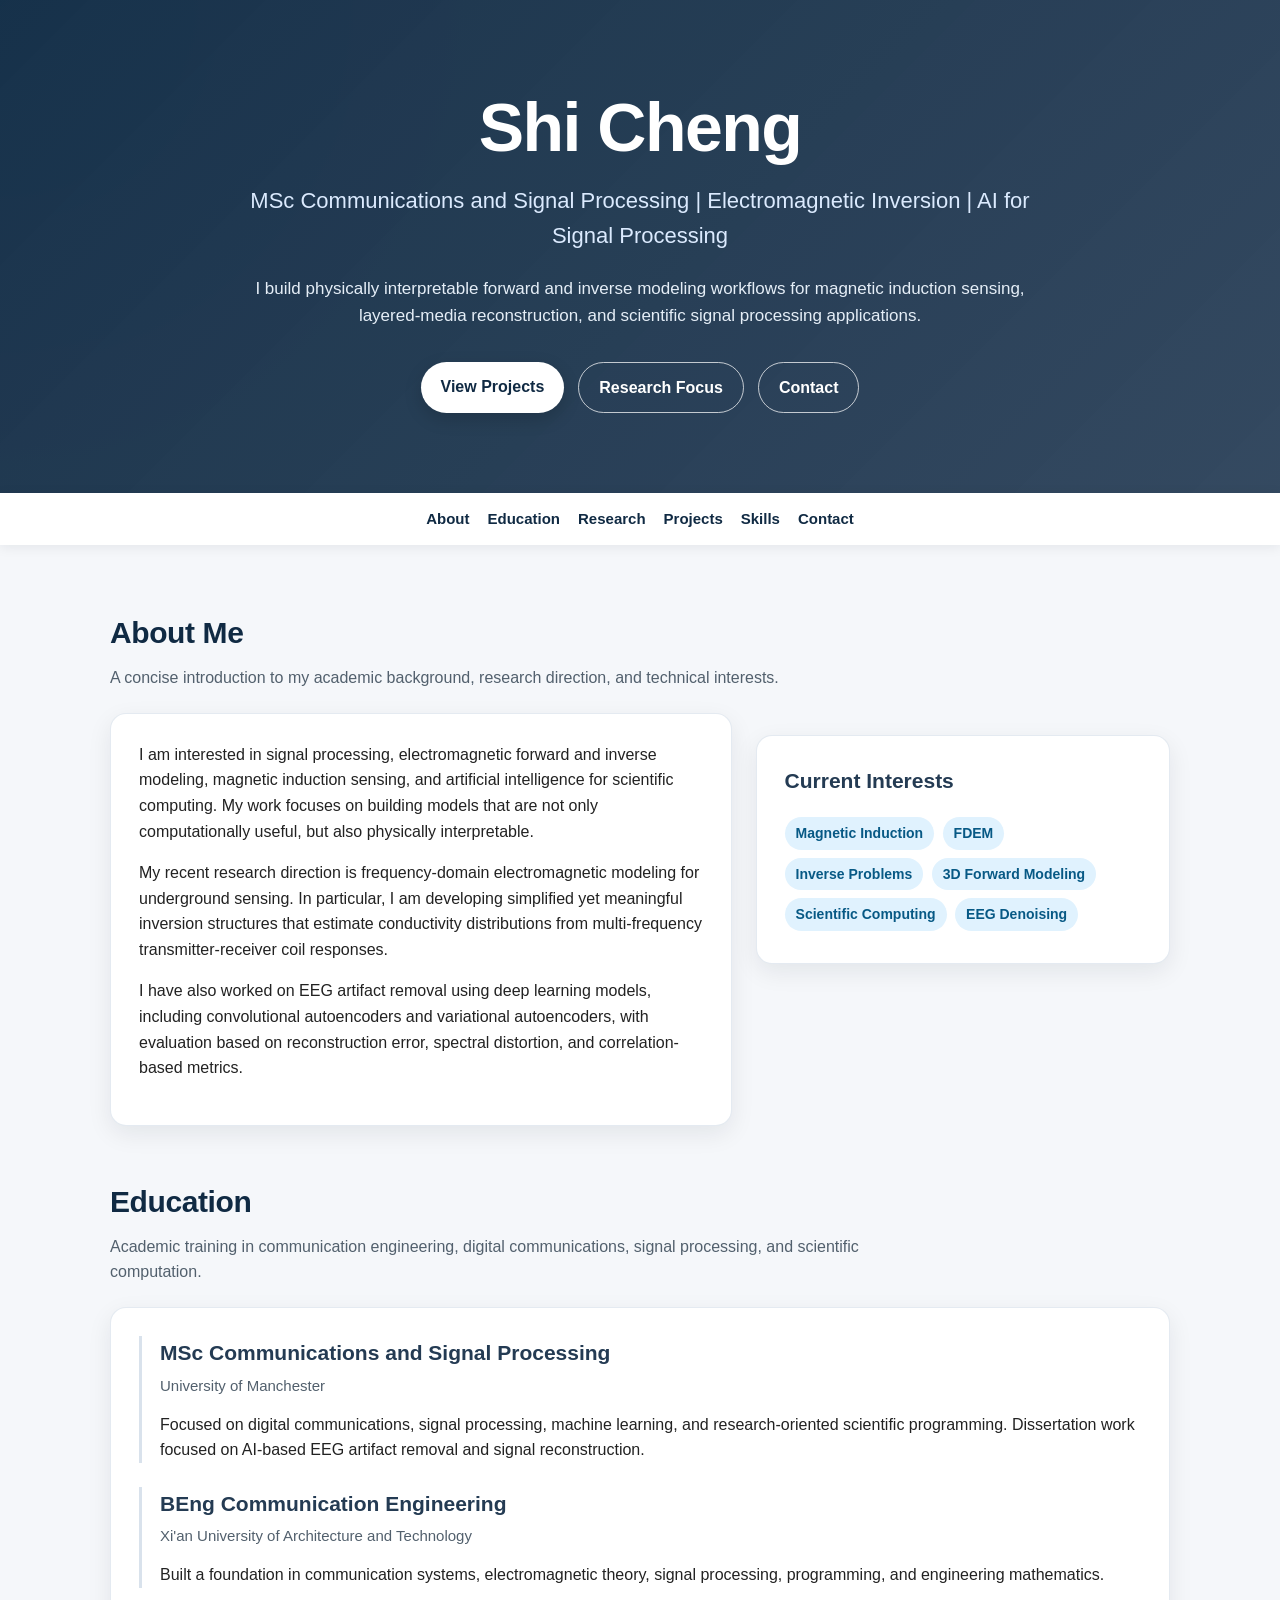
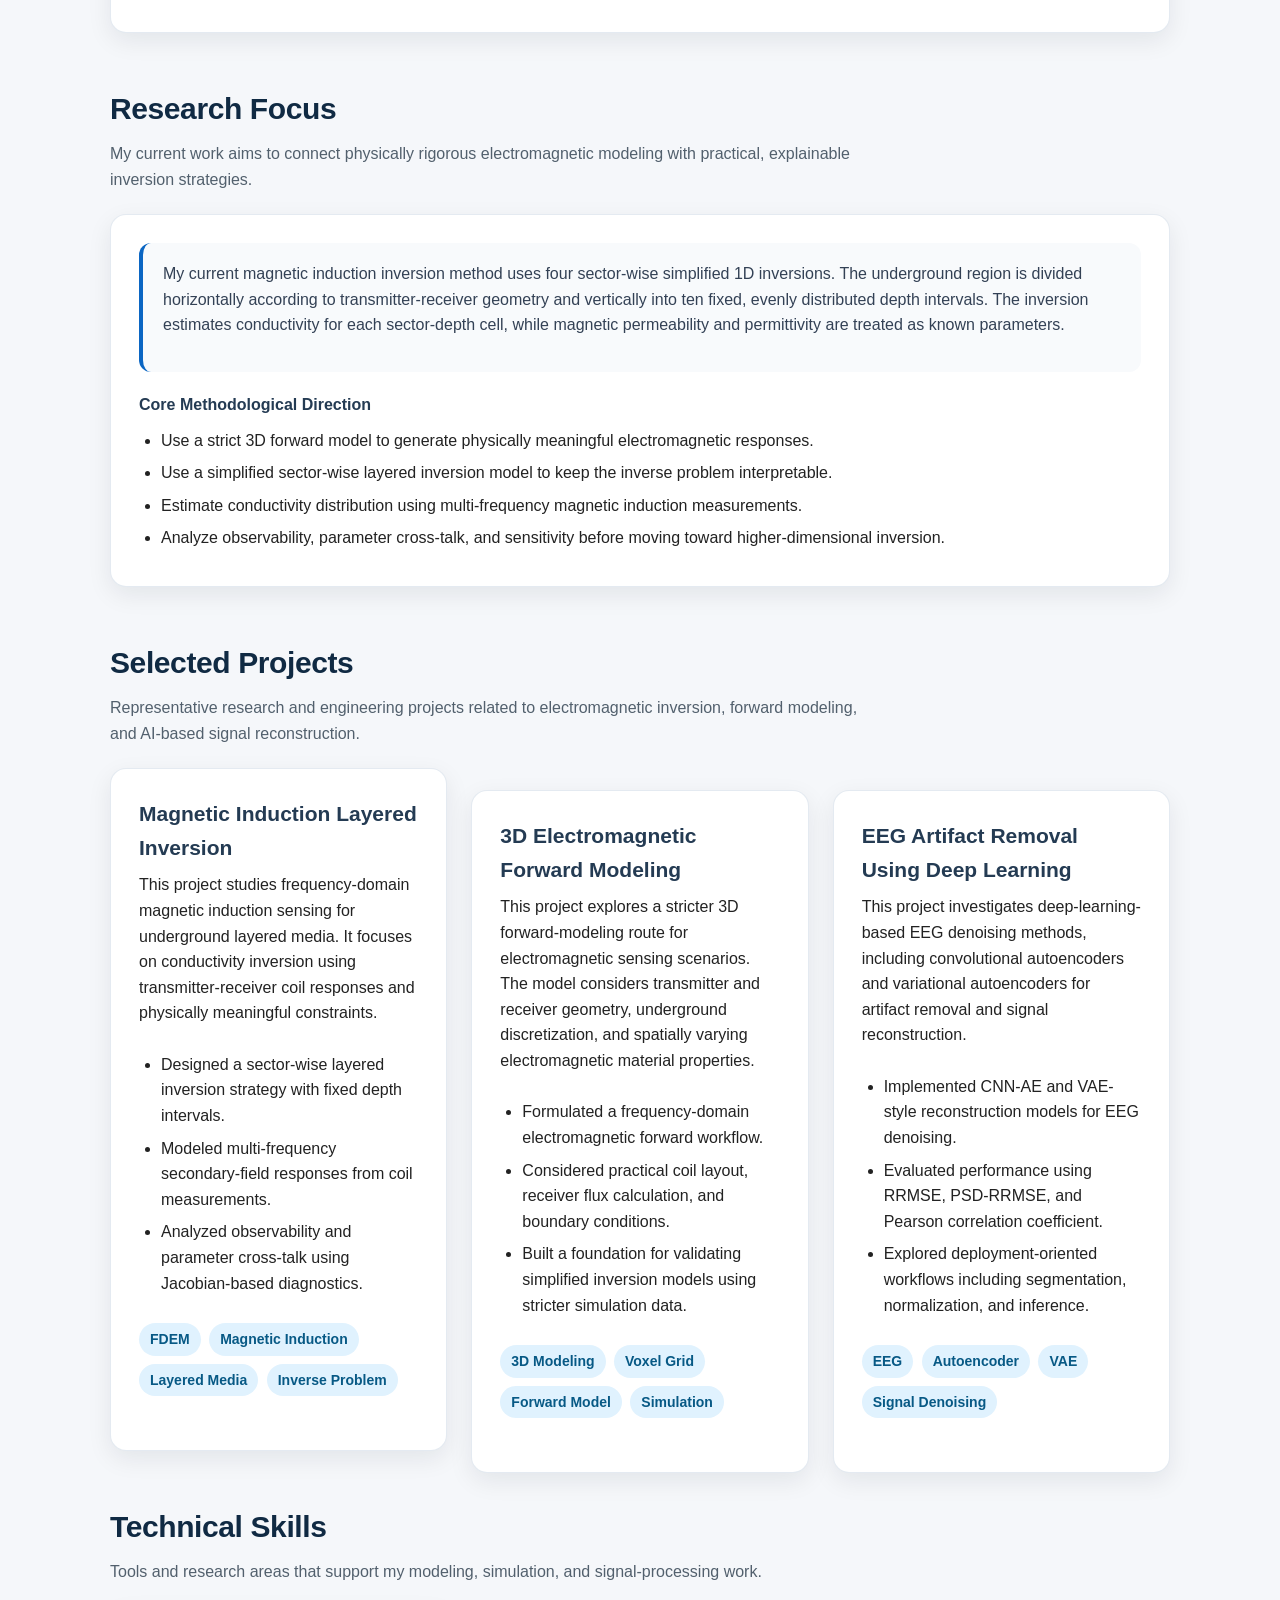
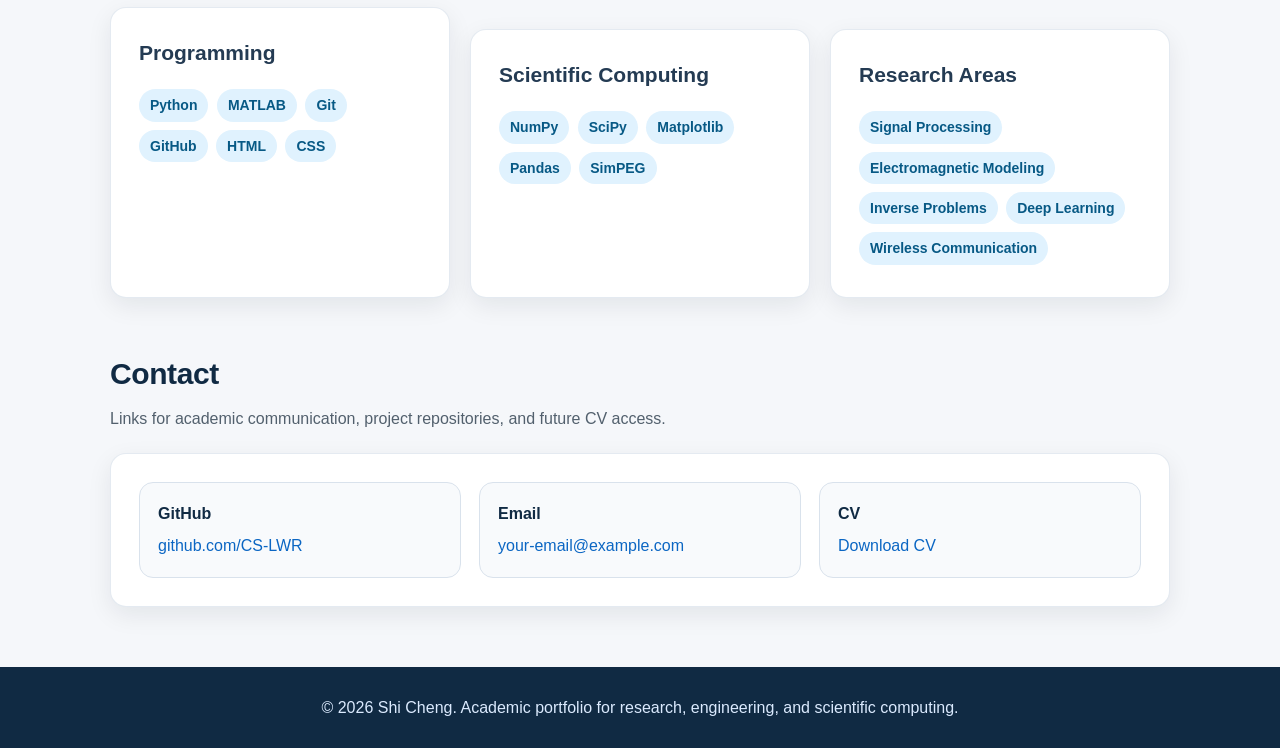
<file: index.html>
<!DOCTYPE html>
<html lang="en">
<head>
  <meta charset="UTF-8" />
  <meta name="viewport" content="width=device-width, initial-scale=1.0" />
  <meta
    name="description"
    content="Shi Cheng's academic portfolio website: communications and signal processing, electromagnetic inversion, magnetic induction sensing, and AI-based signal processing."
  />

  <title>Shi Cheng | Academic Portfolio</title>

  <style>
    :root {
      --bg: #f5f7fa;
      --card-bg: #ffffff;
      --primary: #102a43;
      --primary-light: #243b53;
      --accent: #0b66c3;
      --accent-soft: #e0f2fe;
      --accent-dark: #075985;
      --text: #222222;
      --muted: #52606d;
      --border: #d9e2ec;
      --shadow: 0 8px 24px rgba(15, 23, 42, 0.08);
      --radius: 16px;
    }

    * {
      box-sizing: border-box;
    }

    html {
      scroll-behavior: smooth;
    }

    body {
      margin: 0;
      font-family: Arial, Helvetica, sans-serif;
      line-height: 1.6;
      background: var(--bg);
      color: var(--text);
    }

    a {
      color: var(--accent);
      text-decoration: none;
    }

    a:hover {
      text-decoration: underline;
    }

    header {
      background:
        linear-gradient(135deg, rgba(16, 42, 67, 0.96), rgba(36, 59, 83, 0.92)),
        radial-gradient(circle at top left, rgba(14, 165, 233, 0.35), transparent 35%);
      color: white;
      padding: 90px 20px 80px;
      text-align: center;
    }

    .hero-inner {
      max-width: 980px;
      margin: 0 auto;
    }

    header h1 {
      margin: 0;
      font-size: clamp(42px, 7vw, 68px);
      letter-spacing: -1.5px;
      line-height: 1.1;
    }

    .subtitle {
      margin: 18px auto 0;
      max-width: 820px;
      font-size: clamp(18px, 2vw, 22px);
      color: #dbeafe;
    }

    .hero-description {
      margin: 22px auto 0;
      max-width: 780px;
      font-size: 17px;
      color: #e5eef7;
    }

    .hero-buttons {
      margin-top: 32px;
      display: flex;
      justify-content: center;
      flex-wrap: wrap;
      gap: 14px;
    }

    .button {
      display: inline-block;
      padding: 12px 20px;
      border-radius: 999px;
      background: #ffffff;
      color: var(--primary);
      font-weight: 700;
      box-shadow: 0 6px 18px rgba(0, 0, 0, 0.16);
      transition: transform 0.2s ease, box-shadow 0.2s ease;
    }

    .button:hover {
      transform: translateY(-2px);
      text-decoration: none;
      box-shadow: 0 10px 24px rgba(0, 0, 0, 0.2);
    }

    .button.secondary {
      background: transparent;
      color: #ffffff;
      border: 1px solid rgba(255, 255, 255, 0.72);
      box-shadow: none;
    }

    nav {
      position: sticky;
      top: 0;
      z-index: 10;
      background: rgba(255, 255, 255, 0.94);
      backdrop-filter: blur(10px);
      padding: 14px 20px;
      box-shadow: 0 2px 12px rgba(15, 23, 42, 0.08);
    }

    .nav-inner {
      max-width: 1100px;
      margin: 0 auto;
      display: flex;
      justify-content: center;
      align-items: center;
      flex-wrap: wrap;
      gap: 18px;
    }

    nav a {
      color: var(--primary);
      font-weight: 700;
      font-size: 15px;
    }

    main {
      max-width: 1100px;
      margin: 0 auto;
      padding: 12px 20px 0;
    }

    section {
      margin: 52px auto;
      scroll-margin-top: 90px;
    }

    .section-heading {
      margin-bottom: 22px;
    }

    h2 {
      margin: 0;
      color: var(--primary);
      font-size: 30px;
      letter-spacing: -0.4px;
    }

    .section-heading p {
      margin: 8px 0 0;
      color: var(--muted);
      max-width: 760px;
    }

    h3 {
      margin-top: 0;
      margin-bottom: 8px;
      color: var(--primary-light);
      font-size: 21px;
    }

    h4 {
      margin: 20px 0 8px;
      color: var(--primary-light);
      font-size: 16px;
    }

    p {
      margin-top: 0;
    }

    ul {
      padding-left: 22px;
      margin-top: 10px;
      margin-bottom: 0;
    }

    li {
      margin-bottom: 7px;
    }

    .card {
      background: var(--card-bg);
      padding: 28px;
      border-radius: var(--radius);
      box-shadow: var(--shadow);
      border: 1px solid rgba(217, 226, 236, 0.7);
    }

    .card + .card {
      margin-top: 22px;
    }

    .two-column {
      display: grid;
      grid-template-columns: minmax(0, 1.2fr) minmax(280px, 0.8fr);
      gap: 24px;
      align-items: start;
    }

    .project-grid {
      display: grid;
      grid-template-columns: repeat(auto-fit, minmax(290px, 1fr));
      gap: 24px;
    }

    .project-card {
      display: flex;
      flex-direction: column;
      height: 100%;
    }

    .project-card p:last-child {
      margin-bottom: 0;
    }

    .meta {
      color: var(--muted);
      font-size: 15px;
      margin-bottom: 14px;
    }

    .tag-list {
      margin-top: 16px;
    }

    .tag {
      display: inline-block;
      background: var(--accent-soft);
      color: var(--accent-dark);
      padding: 5px 11px;
      border-radius: 999px;
      margin: 4px 4px 4px 0;
      font-size: 14px;
      font-weight: 600;
      white-space: nowrap;
    }

    .highlight-box {
      background: #f8fafc;
      border-left: 4px solid var(--accent);
      padding: 18px 20px;
      border-radius: 12px;
      color: #334155;
    }

    .timeline-item {
      padding-left: 18px;
      border-left: 3px solid var(--border);
    }

    .timeline-item + .timeline-item {
      margin-top: 24px;
    }

    .timeline-item h3 {
      margin-bottom: 4px;
    }

    .skill-grid {
      display: grid;
      grid-template-columns: repeat(auto-fit, minmax(240px, 1fr));
      gap: 20px;
    }

    .contact-grid {
      display: grid;
      grid-template-columns: repeat(auto-fit, minmax(230px, 1fr));
      gap: 18px;
    }

    .contact-item {
      padding: 18px;
      border-radius: 14px;
      background: #f8fafc;
      border: 1px solid var(--border);
    }

    .contact-item strong {
      display: block;
      color: var(--primary);
      margin-bottom: 6px;
    }

    footer {
      text-align: center;
      background: var(--primary);
      color: white;
      padding: 28px 20px;
      margin-top: 60px;
    }

    footer p {
      margin: 0;
      color: #dbeafe;
    }

    @media (max-width: 760px) {
      header {
        padding: 70px 18px 60px;
      }

      .two-column {
        grid-template-columns: 1fr;
      }

      .card {
        padding: 22px;
      }

      .nav-inner {
        gap: 12px;
      }

      nav a {
        font-size: 14px;
      }
    }
  </style>
</head>

<body>
  <header>
    <div class="hero-inner">
      <h1>Shi Cheng</h1>
      <p class="subtitle">
        MSc Communications and Signal Processing | Electromagnetic Inversion | AI for Signal Processing
      </p>
      <p class="hero-description">
        I build physically interpretable forward and inverse modeling workflows for magnetic induction sensing,
        layered-media reconstruction, and scientific signal processing applications.
      </p>
      <div class="hero-buttons">
        <a href="#projects" class="button">View Projects</a>
        <a href="#research-focus" class="button secondary">Research Focus</a>
        <a href="#contact" class="button secondary">Contact</a>
      </div>
    </div>
  </header>

  <nav aria-label="Main navigation">
    <div class="nav-inner">
      <a href="#about">About</a>
      <a href="#education">Education</a>
      <a href="#research-focus">Research</a>
      <a href="#projects">Projects</a>
      <a href="#skills">Skills</a>
      <a href="#contact">Contact</a>
    </div>
  </nav>

  <main>
    <section id="about">
      <div class="section-heading">
        <h2>About Me</h2>
        <p>
          A concise introduction to my academic background, research direction, and technical interests.
        </p>
      </div>

      <div class="two-column">
        <div class="card">
          <p>
            I am interested in signal processing, electromagnetic forward and inverse modeling,
            magnetic induction sensing, and artificial intelligence for scientific computing.
            My work focuses on building models that are not only computationally useful, but also
            physically interpretable.
          </p>

          <p>
            My recent research direction is frequency-domain electromagnetic modeling for underground
            sensing. In particular, I am developing simplified yet meaningful inversion structures that
            estimate conductivity distributions from multi-frequency transmitter-receiver coil responses.
          </p>

          <p>
            I have also worked on EEG artifact removal using deep learning models, including
            convolutional autoencoders and variational autoencoders, with evaluation based on
            reconstruction error, spectral distortion, and correlation-based metrics.
          </p>
        </div>

        <div class="card">
          <h3>Current Interests</h3>
          <div class="tag-list">
            <span class="tag">Magnetic Induction</span>
            <span class="tag">FDEM</span>
            <span class="tag">Inverse Problems</span>
            <span class="tag">3D Forward Modeling</span>
            <span class="tag">Scientific Computing</span>
            <span class="tag">EEG Denoising</span>
          </div>
        </div>
      </div>
    </section>

    <section id="education">
      <div class="section-heading">
        <h2>Education</h2>
        <p>
          Academic training in communication engineering, digital communications, signal processing,
          and scientific computation.
        </p>
      </div>

      <div class="card">
        <div class="timeline-item">
          <h3>MSc Communications and Signal Processing</h3>
          <p class="meta">University of Manchester</p>
          <p>
            Focused on digital communications, signal processing, machine learning, and research-oriented
            scientific programming. Dissertation work focused on AI-based EEG artifact removal and signal reconstruction.
          </p>
        </div>

        <div class="timeline-item">
          <h3>BEng Communication Engineering</h3>
          <p class="meta">Xi'an University of Architecture and Technology</p>
          <p>
            Built a foundation in communication systems, electromagnetic theory, signal processing,
            programming, and engineering mathematics.
          </p>
        </div>
      </div>
    </section>

    <section id="research-focus">
      <div class="section-heading">
        <h2>Research Focus</h2>
        <p>
          My current work aims to connect physically rigorous electromagnetic modeling with practical,
          explainable inversion strategies.
        </p>
      </div>

      <div class="card">
        <div class="highlight-box">
          <p>
            My current magnetic induction inversion method uses four sector-wise simplified 1D inversions.
            The underground region is divided horizontally according to transmitter-receiver geometry and
            vertically into ten fixed, evenly distributed depth intervals. The inversion estimates conductivity
            for each sector-depth cell, while magnetic permeability and permittivity are treated as known parameters.
          </p>
        </div>

        <h4>Core Methodological Direction</h4>
        <ul>
          <li>Use a strict 3D forward model to generate physically meaningful electromagnetic responses.</li>
          <li>Use a simplified sector-wise layered inversion model to keep the inverse problem interpretable.</li>
          <li>Estimate conductivity distribution using multi-frequency magnetic induction measurements.</li>
          <li>Analyze observability, parameter cross-talk, and sensitivity before moving toward higher-dimensional inversion.</li>
        </ul>
      </div>
    </section>

    <section id="projects">
      <div class="section-heading">
        <h2>Selected Projects</h2>
        <p>
          Representative research and engineering projects related to electromagnetic inversion,
          forward modeling, and AI-based signal reconstruction.
        </p>
      </div>

      <div class="project-grid">
        <article class="card project-card">
          <h3>Magnetic Induction Layered Inversion</h3>
          <p>
            This project studies frequency-domain magnetic induction sensing for underground layered media.
            It focuses on conductivity inversion using transmitter-receiver coil responses and physically
            meaningful constraints.
          </p>
          <ul>
            <li>Designed a sector-wise layered inversion strategy with fixed depth intervals.</li>
            <li>Modeled multi-frequency secondary-field responses from coil measurements.</li>
            <li>Analyzed observability and parameter cross-talk using Jacobian-based diagnostics.</li>
          </ul>
          <div class="tag-list">
            <span class="tag">FDEM</span>
            <span class="tag">Magnetic Induction</span>
            <span class="tag">Layered Media</span>
            <span class="tag">Inverse Problem</span>
          </div>
        </article>

        <article class="card project-card">
          <h3>3D Electromagnetic Forward Modeling</h3>
          <p>
            This project explores a stricter 3D forward-modeling route for electromagnetic sensing scenarios.
            The model considers transmitter and receiver geometry, underground discretization, and spatially
            varying electromagnetic material properties.
          </p>
          <ul>
            <li>Formulated a frequency-domain electromagnetic forward workflow.</li>
            <li>Considered practical coil layout, receiver flux calculation, and boundary conditions.</li>
            <li>Built a foundation for validating simplified inversion models using stricter simulation data.</li>
          </ul>
          <div class="tag-list">
            <span class="tag">3D Modeling</span>
            <span class="tag">Voxel Grid</span>
            <span class="tag">Forward Model</span>
            <span class="tag">Simulation</span>
          </div>
        </article>

        <article class="card project-card">
          <h3>EEG Artifact Removal Using Deep Learning</h3>
          <p>
            This project investigates deep-learning-based EEG denoising methods, including convolutional
            autoencoders and variational autoencoders for artifact removal and signal reconstruction.
          </p>
          <ul>
            <li>Implemented CNN-AE and VAE-style reconstruction models for EEG denoising.</li>
            <li>Evaluated performance using RRMSE, PSD-RRMSE, and Pearson correlation coefficient.</li>
            <li>Explored deployment-oriented workflows including segmentation, normalization, and inference.</li>
          </ul>
          <div class="tag-list">
            <span class="tag">EEG</span>
            <span class="tag">Autoencoder</span>
            <span class="tag">VAE</span>
            <span class="tag">Signal Denoising</span>
          </div>
        </article>
      </div>
    </section>

    <section id="skills">
      <div class="section-heading">
        <h2>Technical Skills</h2>
        <p>
          Tools and research areas that support my modeling, simulation, and signal-processing work.
        </p>
      </div>

      <div class="skill-grid">
        <div class="card">
          <h3>Programming</h3>
          <div class="tag-list">
            <span class="tag">Python</span>
            <span class="tag">MATLAB</span>
            <span class="tag">Git</span>
            <span class="tag">GitHub</span>
            <span class="tag">HTML</span>
            <span class="tag">CSS</span>
          </div>
        </div>

        <div class="card">
          <h3>Scientific Computing</h3>
          <div class="tag-list">
            <span class="tag">NumPy</span>
            <span class="tag">SciPy</span>
            <span class="tag">Matplotlib</span>
            <span class="tag">Pandas</span>
            <span class="tag">SimPEG</span>
          </div>
        </div>

        <div class="card">
          <h3>Research Areas</h3>
          <div class="tag-list">
            <span class="tag">Signal Processing</span>
            <span class="tag">Electromagnetic Modeling</span>
            <span class="tag">Inverse Problems</span>
            <span class="tag">Deep Learning</span>
            <span class="tag">Wireless Communication</span>
          </div>
        </div>
      </div>
    </section>

    <section id="contact">
      <div class="section-heading">
        <h2>Contact</h2>
        <p>
          Links for academic communication, project repositories, and future CV access.
        </p>
      </div>

      <div class="card">
        <div class="contact-grid">
          <div class="contact-item">
            <strong>GitHub</strong>
            <a href="https://github.com/CS-LWR" target="_blank" rel="noopener noreferrer">
              github.com/CS-LWR
            </a>
          </div>

          <div class="contact-item">
            <strong>Email</strong>
            <a href="mailto:your-email@example.com">your-email@example.com</a>
          </div>

          <div class="contact-item">
            <strong>CV</strong>
            <a href="Shi_Cheng_CV.pdf" target="_blank" rel="noopener noreferrer">Download CV</a>
          </div>
        </div>
      </div>
    </section>
  </main>

  <footer>
    <p>© 2026 Shi Cheng. Academic portfolio for research, engineering, and scientific computing.</p>
  </footer>
</body>
</html>
</file>
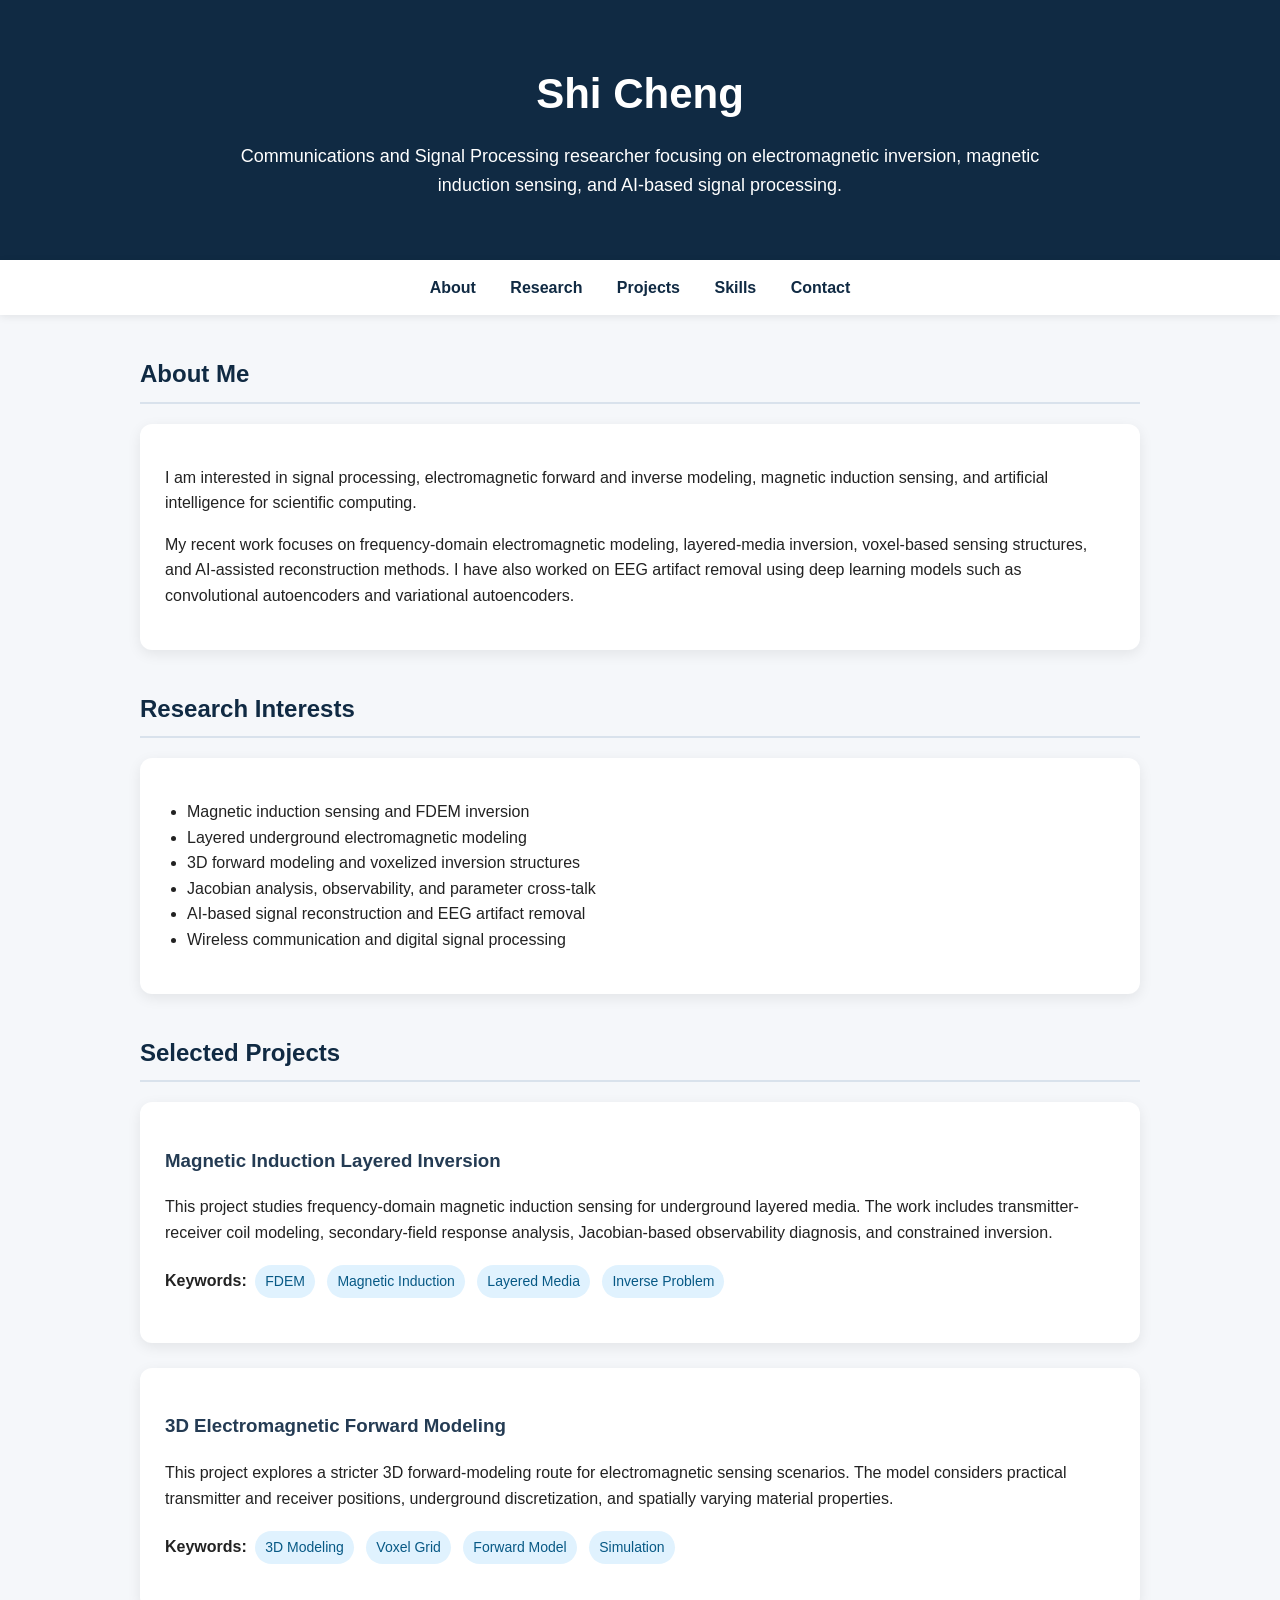
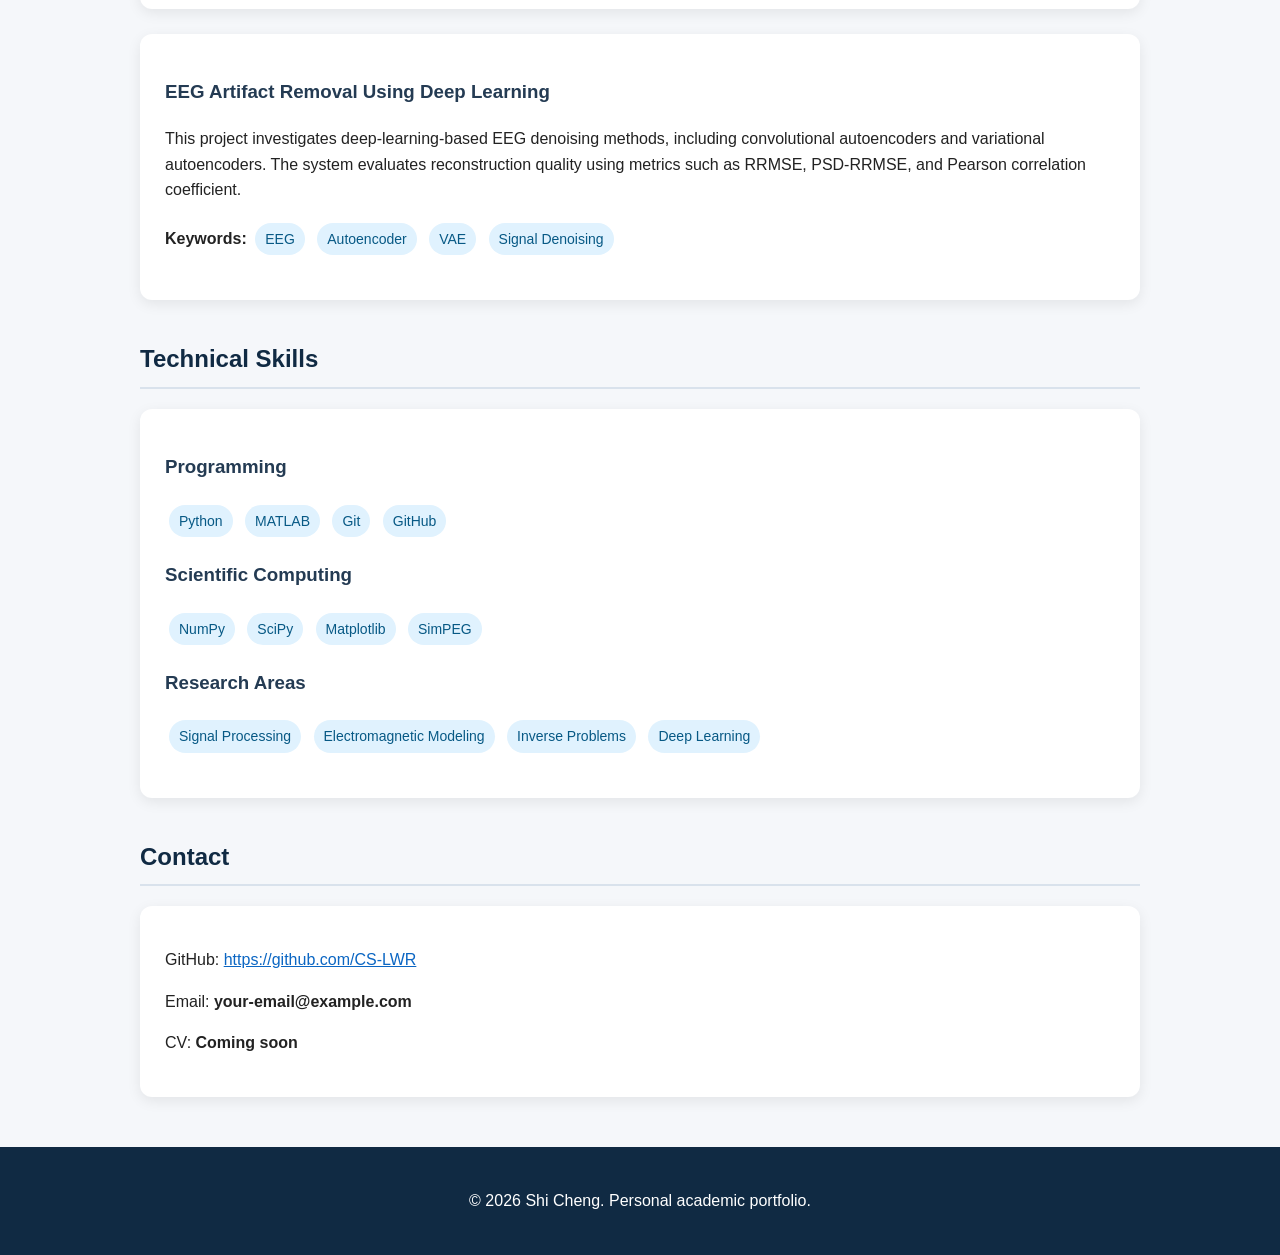
<file: Version History/index202605072120.html>
<!DOCTYPE html>
<html lang="en">
<head>
  <meta charset="UTF-8" />
  <meta name="viewport" content="width=device-width, initial-scale=1.0" />

  <title>Shi Cheng | Personal Website</title>

  <style>
    body {
      margin: 0;
      font-family: Arial, Helvetica, sans-serif;
      line-height: 1.6;
      background: #f5f7fa;
      color: #222;
    }

    header {
      background: #102a43;
      color: white;
      padding: 60px 20px;
      text-align: center;
    }

    header h1 {
      margin: 0;
      font-size: 42px;
    }

    header p {
      font-size: 18px;
      max-width: 800px;
      margin: 15px auto 0;
    }

    nav {
      background: white;
      padding: 15px;
      text-align: center;
      box-shadow: 0 2px 8px rgba(0,0,0,0.08);
      position: sticky;
      top: 0;
    }

    nav a {
      margin: 0 15px;
      text-decoration: none;
      color: #102a43;
      font-weight: bold;
    }

    section {
      max-width: 1000px;
      margin: 40px auto;
      padding: 0 20px;
    }

    .card {
      background: white;
      padding: 25px;
      margin-bottom: 25px;
      border-radius: 12px;
      box-shadow: 0 4px 14px rgba(0,0,0,0.08);
    }

    h2 {
      color: #102a43;
      border-bottom: 2px solid #d9e2ec;
      padding-bottom: 8px;
    }

    h3 {
      color: #243b53;
    }

    ul {
      padding-left: 22px;
    }

    .tag {
      display: inline-block;
      background: #e0f2fe;
      color: #075985;
      padding: 5px 10px;
      border-radius: 20px;
      margin: 4px;
      font-size: 14px;
    }

    footer {
      text-align: center;
      background: #102a43;
      color: white;
      padding: 25px;
      margin-top: 50px;
    }

    a {
      color: #0b66c3;
    }
  </style>
</head>

<body>

  <header>
    <h1>Shi Cheng</h1>
    <p>
      Communications and Signal Processing researcher focusing on electromagnetic inversion,
      magnetic induction sensing, and AI-based signal processing.
    </p>
  </header>

  <nav>
    <a href="#about">About</a>
    <a href="#research">Research</a>
    <a href="#projects">Projects</a>
    <a href="#skills">Skills</a>
    <a href="#contact">Contact</a>
  </nav>

  <section id="about">
    <h2>About Me</h2>
    <div class="card">
      <p>
        I am interested in signal processing, electromagnetic forward and inverse modeling,
        magnetic induction sensing, and artificial intelligence for scientific computing.
      </p>

      <p>
        My recent work focuses on frequency-domain electromagnetic modeling, layered-media
        inversion, voxel-based sensing structures, and AI-assisted reconstruction methods.
        I have also worked on EEG artifact removal using deep learning models such as
        convolutional autoencoders and variational autoencoders.
      </p>
    </div>
  </section>

  <section id="research">
    <h2>Research Interests</h2>
    <div class="card">
      <ul>
        <li>Magnetic induction sensing and FDEM inversion</li>
        <li>Layered underground electromagnetic modeling</li>
        <li>3D forward modeling and voxelized inversion structures</li>
        <li>Jacobian analysis, observability, and parameter cross-talk</li>
        <li>AI-based signal reconstruction and EEG artifact removal</li>
        <li>Wireless communication and digital signal processing</li>
      </ul>
    </div>
  </section>

  <section id="projects">
    <h2>Selected Projects</h2>

    <div class="card">
      <h3>Magnetic Induction Layered Inversion</h3>
      <p>
        This project studies frequency-domain magnetic induction sensing for underground
        layered media. The work includes transmitter-receiver coil modeling, secondary-field
        response analysis, Jacobian-based observability diagnosis, and constrained inversion.
      </p>
      <p>
        <strong>Keywords:</strong>
        <span class="tag">FDEM</span>
        <span class="tag">Magnetic Induction</span>
        <span class="tag">Layered Media</span>
        <span class="tag">Inverse Problem</span>
      </p>
    </div>

    <div class="card">
      <h3>3D Electromagnetic Forward Modeling</h3>
      <p>
        This project explores a stricter 3D forward-modeling route for electromagnetic
        sensing scenarios. The model considers practical transmitter and receiver positions,
        underground discretization, and spatially varying material properties.
      </p>
      <p>
        <strong>Keywords:</strong>
        <span class="tag">3D Modeling</span>
        <span class="tag">Voxel Grid</span>
        <span class="tag">Forward Model</span>
        <span class="tag">Simulation</span>
      </p>
    </div>

    <div class="card">
      <h3>EEG Artifact Removal Using Deep Learning</h3>
      <p>
        This project investigates deep-learning-based EEG denoising methods, including
        convolutional autoencoders and variational autoencoders. The system evaluates
        reconstruction quality using metrics such as RRMSE, PSD-RRMSE, and Pearson
        correlation coefficient.
      </p>
      <p>
        <strong>Keywords:</strong>
        <span class="tag">EEG</span>
        <span class="tag">Autoencoder</span>
        <span class="tag">VAE</span>
        <span class="tag">Signal Denoising</span>
      </p>
    </div>
  </section>

  <section id="skills">
    <h2>Technical Skills</h2>
    <div class="card">
      <h3>Programming</h3>
      <p>
        <span class="tag">Python</span>
        <span class="tag">MATLAB</span>
        <span class="tag">Git</span>
        <span class="tag">GitHub</span>
      </p>

      <h3>Scientific Computing</h3>
      <p>
        <span class="tag">NumPy</span>
        <span class="tag">SciPy</span>
        <span class="tag">Matplotlib</span>
        <span class="tag">SimPEG</span>
      </p>

      <h3>Research Areas</h3>
      <p>
        <span class="tag">Signal Processing</span>
        <span class="tag">Electromagnetic Modeling</span>
        <span class="tag">Inverse Problems</span>
        <span class="tag">Deep Learning</span>
      </p>
    </div>
  </section>

  <section id="contact">
    <h2>Contact</h2>
    <div class="card">
      <p>
        GitHub:
        <a href="https://github.com/CS-LWR" target="_blank">
          https://github.com/CS-LWR
        </a>
      </p>

      <p>
        Email:
        <strong>your-email@example.com</strong>
      </p>

      <p>
        CV:
        <strong>Coming soon</strong>
      </p>
    </div>
  </section>

  <footer>
    <p>© 2026 Shi Cheng. Personal academic portfolio.</p>
  </footer>

</body>
</html>
</file>
